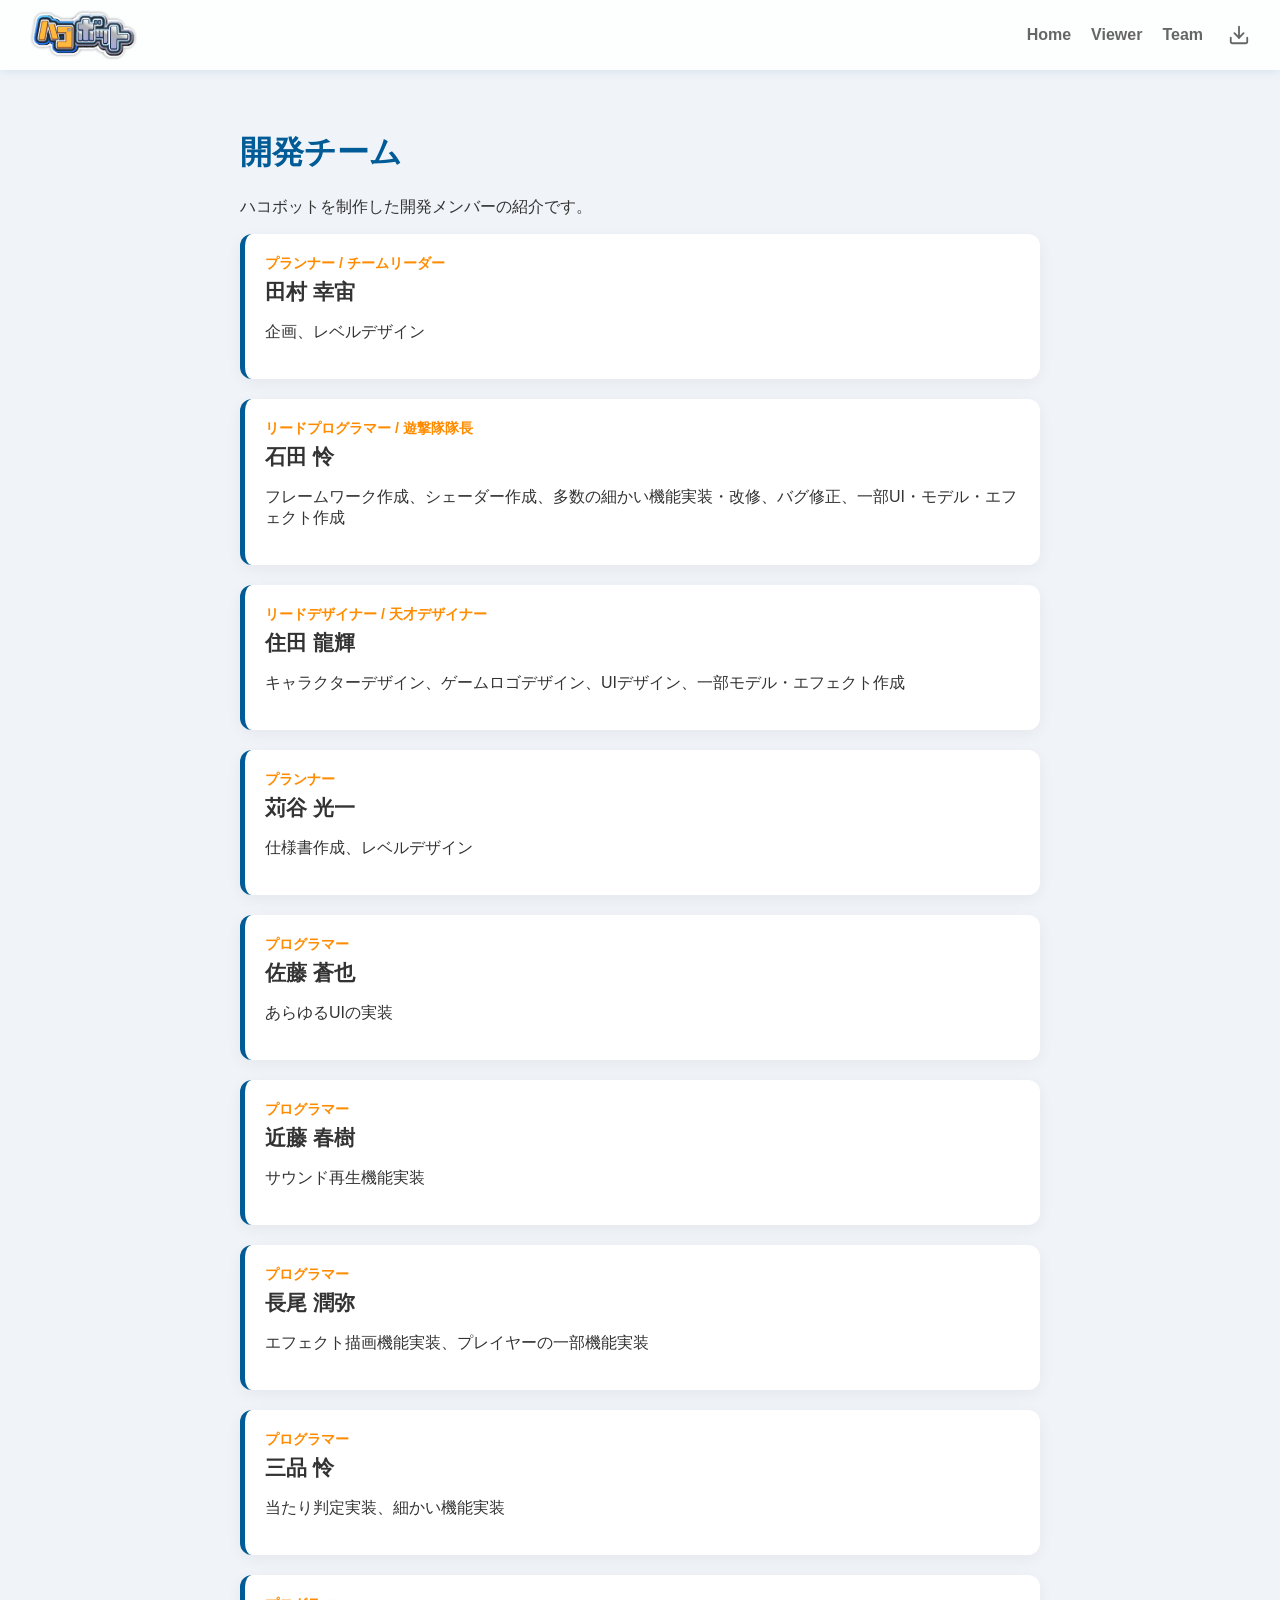
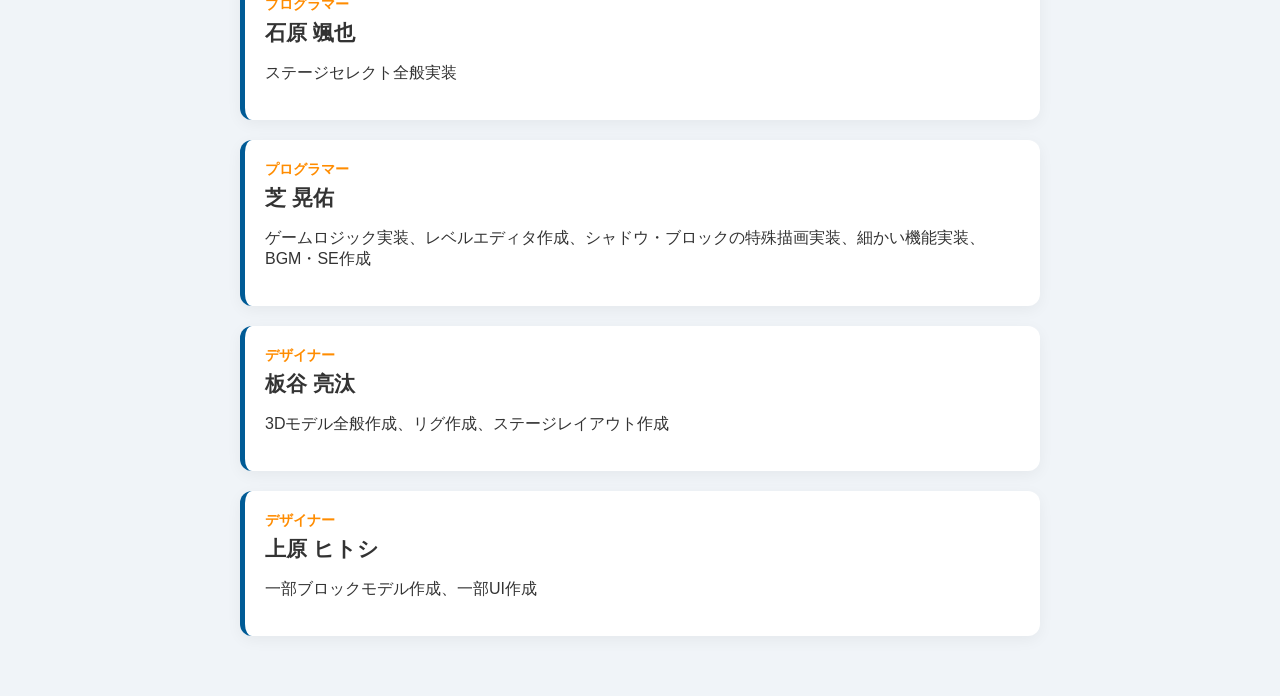
<file: team.html>
<!DOCTYPE html>
<html lang="ja">
<head>
    <meta charset="UTF-8">
    <meta name="viewport" content="width=device-width, initial-scale=1.0">
    <title>ハコボット - 開発チーム</title>
    <link rel="stylesheet" href="css/style.css">
    <style>
        .member-card {
            background: white;
            padding: 20px;
            border-radius: 12px;
            box-shadow: 0 4px 15px rgba(0,0,0,0.05);
            margin-bottom: 20px;
            border-left: 5px solid #005B96;
        }
        .member-role { color: #FF8C00; font-weight: bold; font-size: 0.9rem; }
        .member-name { font-size: 1.3rem; font-weight: bold; margin: 5px 0 10px; }
    </style>
</head>
<body>
    <header>
        <a href="index.html" class="logo">
            <img src="Assets/Images/logo.png" alt="ハコボット">
        </a>
        <nav>
            <a href="index.html">Home</a>
            <a href="viewer.html">Viewer</a>
            <a href="team.html">Team</a>
            <a href="https://github.com/HEW209/HakoBotWeb/releases/download/v1.0.0/HakoBot_v1.0.0.zip" class="nav-icon" title="ゲームをダウンロード">
                <svg xmlns="http://www.w3.org/2000/svg" width="22" height="22" viewBox="0 0 24 24" fill="none" stroke="currentColor" stroke-width="2" stroke-linecap="round" stroke-linejoin="round">
                    <path d="M21 15v4a2 2 0 0 1-2 2H5a2 2 0 0 1-2-2v-4"></path>
                    <polyline points="7 10 12 15 17 10"></polyline>
                    <line x1="12" y1="15" x2="12" y2="3"></line>
                </svg>
            </a>
        </nav>
    </header>

    <div class="container">
        <h1>開発チーム</h1>
        <p>ハコボットを制作した開発メンバーの紹介です。</p>

        <div class="member-card">
            <div class="member-role">プランナー / チームリーダー</div>
            <div class="member-name">田村 幸宙</div>
            <p>企画、レベルデザイン</p>
        </div>

        <div class="member-card">
            <div class="member-role">リードプログラマー / 遊撃隊隊長</div>
            <div class="member-name">石田 怜</div>
            <p>フレームワーク作成、シェーダー作成、多数の細かい機能実装・改修、バグ修正、一部UI・モデル・エフェクト作成</p>
        </div>

        <div class="member-card">
            <div class="member-role">リードデザイナー / 天才デザイナー</div>
            <div class="member-name">住田 龍輝</div>
            <p>キャラクターデザイン、ゲームロゴデザイン、UIデザイン、一部モデル・エフェクト作成</p>
        </div>

        <div class="member-card">
            <div class="member-role">プランナー</div>
            <div class="member-name">苅谷 光一</div>
            <p>仕様書作成、レベルデザイン</p>
        </div>

        <div class="member-card">
            <div class="member-role">プログラマー</div>
            <div class="member-name">佐藤 蒼也</div>
            <p>あらゆるUIの実装</p>
        </div>

        <div class="member-card">
            <div class="member-role">プログラマー</div>
            <div class="member-name">近藤 春樹</div>
            <p>サウンド再生機能実装</p>
        </div>

        <div class="member-card">
            <div class="member-role">プログラマー</div>
            <div class="member-name">長尾 潤弥</div>
            <p>エフェクト描画機能実装、プレイヤーの一部機能実装</p>
        </div>

        <div class="member-card">
            <div class="member-role">プログラマー</div>
            <div class="member-name">三品 怜</div>
            <p>当たり判定実装、細かい機能実装</p>
        </div>

        <div class="member-card">
            <div class="member-role">プログラマー</div>
            <div class="member-name">石原 颯也</div>
            <p>ステージセレクト全般実装</p>
        </div>

        <div class="member-card">
            <div class="member-role">プログラマー</div>
            <div class="member-name">芝 晃佑</div>
            <p>ゲームロジック実装、レベルエディタ作成、シャドウ・ブロックの特殊描画実装、細かい機能実装、BGM・SE作成</p>
        </div>

        <div class="member-card">
            <div class="member-role">デザイナー</div>
            <div class="member-name">板谷 亮汰</div>
            <p>3Dモデル全般作成、リグ作成、ステージレイアウト作成</p>
        </div>

        <div class="member-card">
            <div class="member-role">デザイナー</div>
            <div class="member-name">上原 ヒトシ</div>
            <p>一部ブロックモデル作成、一部UI作成</p>
        </div>
    </div>
</body>
</html>
</file>
<file: css/style.css>
body {
    margin: 0;
    font-family: 'Segoe UI', Roboto, Helvetica, Arial, sans-serif;
    background-color: #F0F4F8;
    color: #333;
}

header {
    position: fixed;
    top: 0;
    width: 100%;
    height: 70px; 
    background: rgba(255, 255, 255, 0.85);
    backdrop-filter: blur(10px);
    -webkit-backdrop-filter: blur(10px);
    box-shadow: 0 2px 10px rgba(0, 91, 150, 0.1);
    display: flex;
    align-items: center;
    justify-content: space-between;
    padding: 0 30px;
    box-sizing: border-box;
    z-index: 1000;
}

.logo {
    display: flex;
    align-items: center;
    text-decoration: none;
}

.logo img {
    max-height: 50px; 
    width: auto;
    transition: transform 0.2s ease;
}

.logo:hover img {
    transform: scale(1.05);
}

nav {
    display: flex;
    align-items: center;
}

nav a {
    text-decoration: none;
    color: #666;
    font-weight: 600;
    margin-left: 20px;
    transition: color 0.2s;
}

nav a:hover {
    color: #FF8C00;
}

nav a.nav-icon {
    display: flex;
    align-items: center;
    margin-left: 25px;
    color: #666;
    transition: color 0.2s, transform 0.2s;
}

nav a.nav-icon:hover {
    color: #FF8C00;
    transform: translateY(-2px);
}

.container {
    padding: 110px 30px 40px; 
    max-width: 800px;
    margin: 0 auto;
}

h1 { color: #005B96; }
h2 { color: #333; border-bottom: 2px solid #E1E8ED; padding-bottom: 8px; }

.btn {
    display: inline-block;
    padding: 14px 24px;
    background-color: #FF8C00;
    color: white;
    text-decoration: none;
    border-radius: 8px;
    font-weight: bold;
    box-shadow: 0 4px 12px rgba(255, 140, 0, 0.3);
    transition: all 0.2s ease;
    text-align: center;
    box-sizing: border-box;
}
.btn:hover {
    background-color: #FF9F2A;
    transform: translateY(-2px);
    box-shadow: 0 6px 16px rgba(255, 140, 0, 0.4);
}

.btn-dl {
    background-color: #005B96;
    box-shadow: 0 4px 12px rgba(0, 91, 150, 0.3);
}
.btn-dl:hover {
    background-color: #004A7A;
    box-shadow: 0 6px 16px rgba(0, 91, 150, 0.4);
}

.video-wrapper {
    margin: 30px 0;
    border-radius: 12px;
    overflow: hidden;
    box-shadow: 0 8px 24px rgba(0, 91, 150, 0.15);
    background-color: #000; /* 読み込み前の背景色 */
}

.video-wrapper video {
    width: 100%;
    height: auto;
    display: block;
}

@media (max-width: 768px) {
    header {
        height: auto;
        padding: 10px 15px;
        flex-direction: column; 
        gap: 10px;
    }
    .logo img {
        max-height: 45px; 
    }
    nav {
        width: 100%;
        justify-content: center;
        gap: 15px;
        flex-wrap: wrap; 
    }
    nav a {
        margin-left: 0;
        font-size: 0.9rem; 
    }
    nav a.nav-icon {
        margin-left: 0;
    }
    .container {
        padding: 120px 20px 30px; 
    }
    h1 {
        font-size: 1.5rem;
    }
}
</file>
